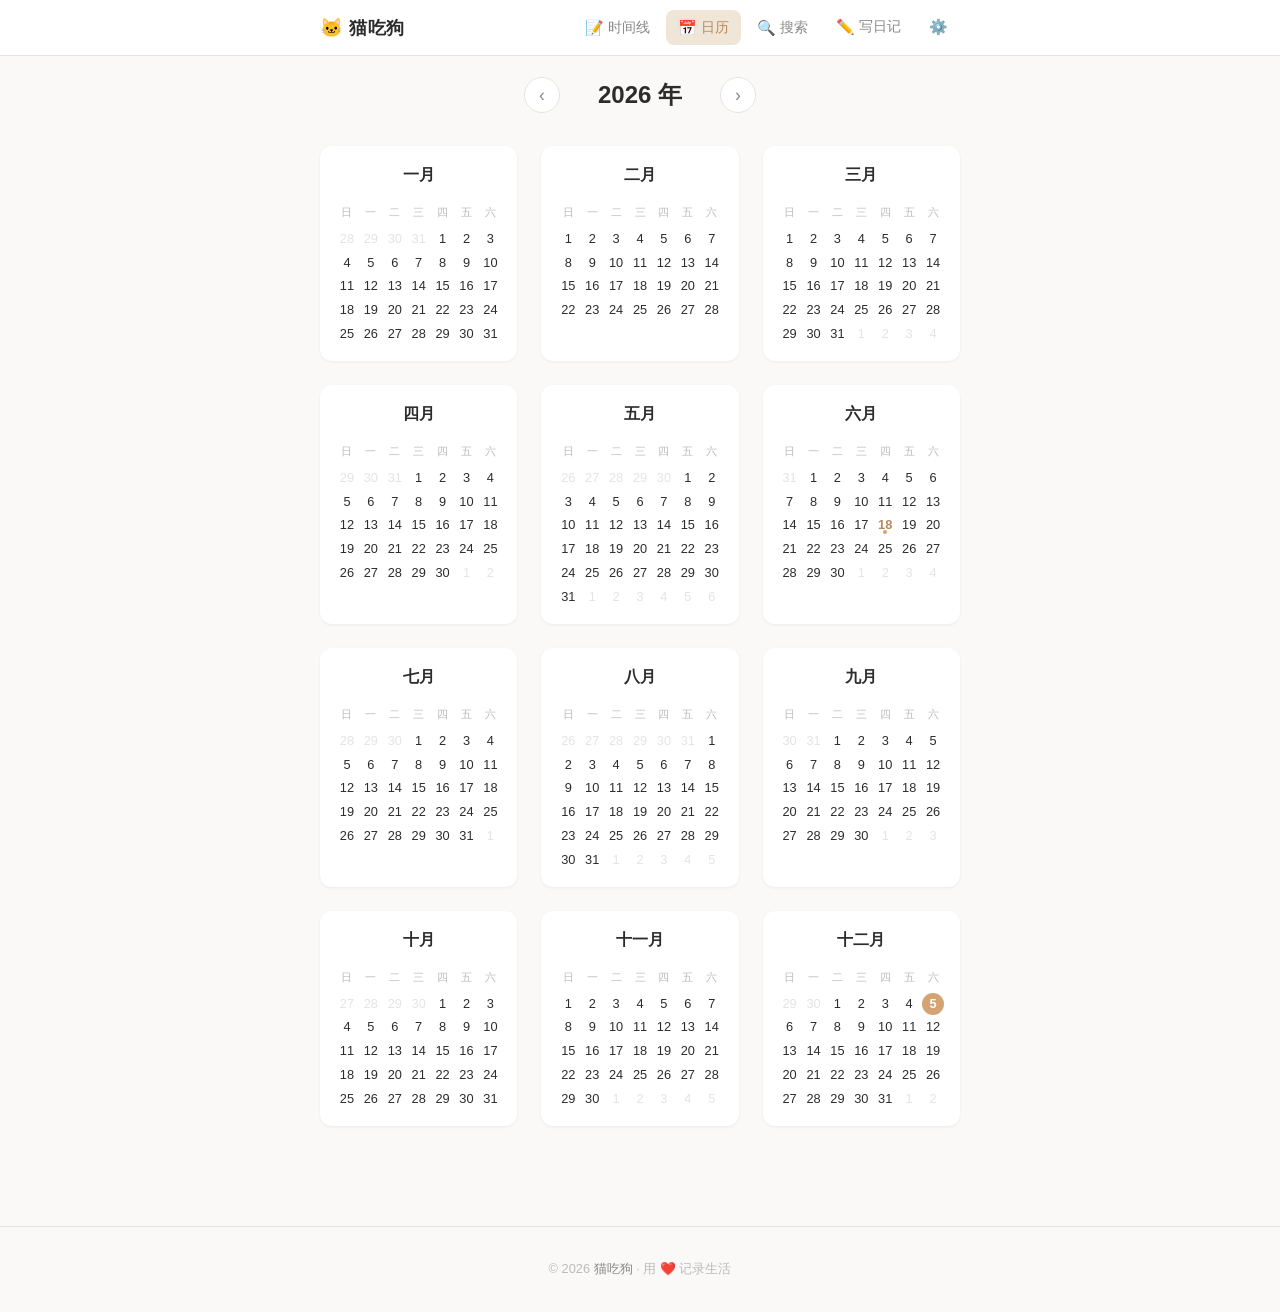
<file: calendar.html>
<!doctype html>
<html lang="zh-CN">
  <head>
    <meta charset="UTF-8" />
    <meta name="viewport" content="width=device-width, initial-scale=1.0" />
    <meta name="description" content="猫吃狗 - 日记日历" />
    <meta property="og:title" content="猫吃狗 - 日历" />
    <meta property="og:description" content="通过日历查阅日记" />
    <title>猫吃狗 - 日历</title>
    <link rel="stylesheet" href="css/style.css" />
    <link
      rel="icon"
      href="data:image/svg+xml,<svg xmlns='http://www.w3.org/2000/svg' viewBox='0 0 100 100'><text y='.9em' font-size='90'>🐱</text></svg>"
    />
  </head>
  <body>
    <!-- 顶部导航 -->
    <header class="site-header">
      <div class="header-inner">
        <div class="site-title">
          <a href="index.html">🐱 猫吃狗</a>
        </div>
        <nav class="site-nav">
          <a href="index.html" class="nav-btn">
            <span class="icon">📝</span> 时间线
          </a>
          <a href="calendar.html" class="nav-btn active">
            <span class="icon">📅</span> 日历
          </a>
          <a href="search.html" class="nav-btn">
            <span class="icon">🔍</span> 搜索
          </a>
          <button class="nav-btn" onclick="Admin.openEditor()" title="写新日记">
            <span class="icon">✏️</span> 写日记
          </button>
          <button
            class="nav-btn"
            onclick="Admin.showSettings()"
            title="GitHub 设置"
          >
            <span class="icon">⚙️</span>
          </button>
        </nav>
      </div>
    </header>

    <!-- 主内容 -->
    <main class="main-content calendar-page">
      <!-- 年视图 -->
      <div id="calendarContainer"></div>

      <!-- 月份详情（点击日期后展开） -->
      <div id="monthDetail" class="month-view"></div>
    </main>

    <!-- 页脚 -->
    <footer class="site-footer">
      <p>
        © <span id="footerYear"></span> <a href="index.html">猫吃狗</a> · 用 ❤️
        记录生活
      </p>
    </footer>

    <!-- 回到顶部 -->
    <button id="backToTop" class="back-to-top" title="回到顶部">↑</button>

    <!-- 脚本 -->
    <script src="js/config.js"></script>
    <script src="data/posts.js"></script>
    <script src="js/data.js"></script>
    <script src="js/calendar.js"></script>
    <script src="js/admin.js"></script>
    <script>
      document.addEventListener("DOMContentLoaded", () => {
        document.getElementById("footerYear").textContent =
          new Date().getFullYear();

        Admin.init();
        CalendarApp.init("calendarContainer", "monthDetail");

        // 回到顶部
        const backToTop = document.getElementById("backToTop");
        window.addEventListener("scroll", () => {
          if (window.scrollY > 400) {
            backToTop.classList.add("visible");
          } else {
            backToTop.classList.remove("visible");
          }
        });
        backToTop.addEventListener("click", () => {
          window.scrollTo({ top: 0, behavior: "smooth" });
        });
      });
    </script>
  </body>
</html>
</file>
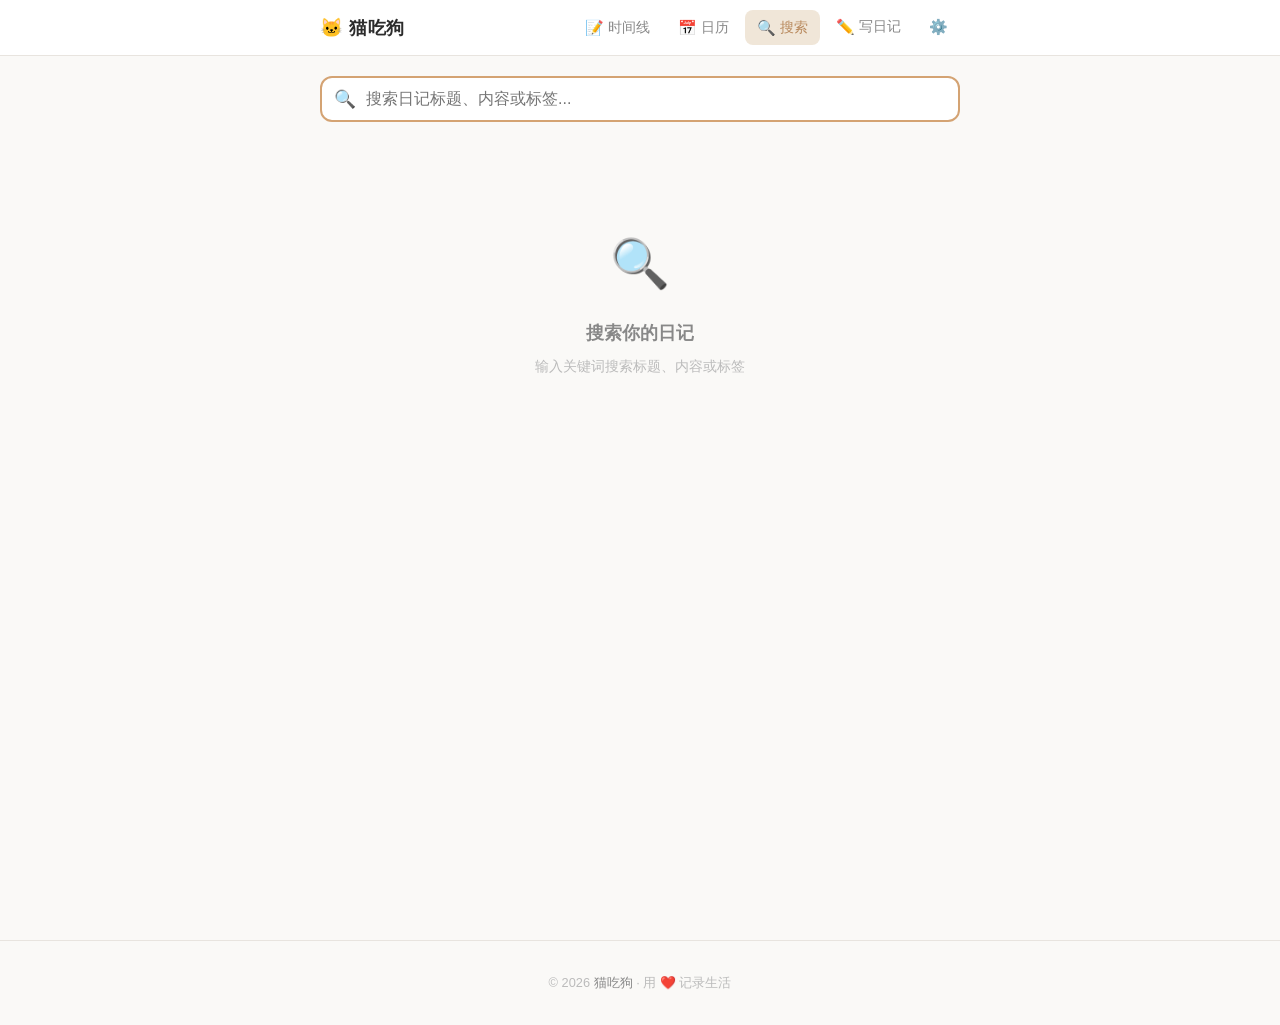
<file: search.html>
<!doctype html>
<html lang="zh-CN">
  <head>
    <meta charset="UTF-8" />
    <meta name="viewport" content="width=device-width, initial-scale=1.0" />
    <meta name="description" content="猫吃狗 - 搜索日记" />
    <meta property="og:title" content="猫吃狗 - 搜索" />
    <meta property="og:description" content="搜索日记内容" />
    <title>猫吃狗 - 搜索</title>
    <link rel="stylesheet" href="css/style.css" />
    <link
      rel="icon"
      href="data:image/svg+xml,<svg xmlns='http://www.w3.org/2000/svg' viewBox='0 0 100 100'><text y='.9em' font-size='90'>🐱</text></svg>"
    />
  </head>
  <body>
    <!-- 顶部导航 -->
    <header class="site-header">
      <div class="header-inner">
        <div class="site-title">
          <a href="index.html">🐱 猫吃狗</a>
        </div>
        <nav class="site-nav">
          <a href="index.html" class="nav-btn">
            <span class="icon">📝</span> 时间线
          </a>
          <a href="calendar.html" class="nav-btn">
            <span class="icon">📅</span> 日历
          </a>
          <a href="search.html" class="nav-btn active">
            <span class="icon">🔍</span> 搜索
          </a>
          <button class="nav-btn" onclick="Admin.openEditor()" title="写新日记">
            <span class="icon">✏️</span> 写日记
          </button>
          <button
            class="nav-btn"
            onclick="Admin.showSettings()"
            title="GitHub 设置"
          >
            <span class="icon">⚙️</span>
          </button>
        </nav>
      </div>
    </header>

    <!-- 主内容 -->
    <main class="main-content search-page">
      <!-- 搜索框 -->
      <div class="search-box">
        <span class="search-icon">🔍</span>
        <input
          type="text"
          id="searchInput"
          placeholder="搜索日记标题、内容或标签..."
          autofocus
        />
        <button class="clear-btn" id="clearBtn">✕</button>
      </div>

      <!-- 搜索信息 -->
      <div id="searchInfo" class="search-info"></div>

      <!-- 搜索结果 -->
      <div id="searchResults" class="search-results"></div>
    </main>

    <!-- 页脚 -->
    <footer class="site-footer">
      <p>
        © <span id="footerYear"></span> <a href="index.html">猫吃狗</a> · 用 ❤️
        记录生活
      </p>
    </footer>

    <!-- 脚本 -->
    <script src="js/config.js"></script>
    <script src="data/posts.js"></script>
    <script src="js/data.js"></script>
    <script src="js/search.js"></script>
    <script src="js/admin.js"></script>
    <script>
      document.addEventListener("DOMContentLoaded", () => {
        document.getElementById("footerYear").textContent =
          new Date().getFullYear();
        Admin.init();
        SearchApp.init(
          "searchInput",
          "searchResults",
          "searchInfo",
          "clearBtn",
        );
      });
    </script>
  </body>
</html>
</file>
<file: css/style.css>
/* ========================================
   cateatdog - 个人日记静态网站
   样式表
   ======================================== */

/* === CSS Variables / 主题变量 === */
:root {
  --color-bg: #faf9f7;
  --color-bg-card: #ffffff;
  --color-bg-hover: #f5f3f0;
  --color-text-primary: #2c2c2c;
  --color-text-secondary: #888888;
  --color-text-muted: #bbbbbb;
  --color-accent: #d4a373;
  --color-accent-light: #f0e6d8;
  --color-accent-dark: #b8895c;
  --color-border: #e8e4df;
  --color-tag-bg: #f0e6d8;
  --color-tag-text: #8b6f4e;
  --color-calendar-today: #d4a373;
  --color-calendar-has-post: #f0e6d8;
  --color-nav-bg: #ffffff;
  --color-shadow: rgba(0, 0, 0, 0.06);
  --font-sans:
    -apple-system, BlinkMacSystemFont, "Segoe UI", "PingFang SC",
    "Hiragino Sans GB", "Microsoft YaHei", "Helvetica Neue", Helvetica, Arial,
    sans-serif;
  --font-serif: "Georgia", "Noto Serif SC", "Source Han Serif SC", serif;
  --radius-sm: 8px;
  --radius-md: 12px;
  --radius-lg: 16px;
  --max-width: 680px;
  --header-height: 56px;
}

/* === Reset === */
*,
*::before,
*::after {
  margin: 0;
  padding: 0;
  box-sizing: border-box;
}

html {
  scroll-behavior: smooth;
  font-size: 16px;
}

body {
  font-family: var(--font-sans);
  background-color: var(--color-bg);
  color: var(--color-text-primary);
  line-height: 1.6;
  -webkit-font-smoothing: antialiased;
  -moz-osx-font-smoothing: grayscale;
}

a {
  color: var(--color-accent-dark);
  text-decoration: none;
  transition: color 0.2s;
}

a:hover {
  color: var(--color-accent);
}

img {
  max-width: 100%;
  height: auto;
  border-radius: var(--radius-sm);
}

ul {
  list-style: none;
}

/* === Header / 顶部导航 === */
.site-header {
  position: fixed;
  top: 0;
  left: 0;
  right: 0;
  height: var(--header-height);
  background: var(--color-nav-bg);
  border-bottom: 1px solid var(--color-border);
  z-index: 100;
  display: flex;
  align-items: center;
  justify-content: center;
  backdrop-filter: blur(12px);
  -webkit-backdrop-filter: blur(12px);
  background: rgba(255, 255, 255, 0.92);
}

.header-inner {
  width: 100%;
  max-width: var(--max-width);
  display: flex;
  align-items: center;
  justify-content: space-between;
  padding: 0 20px;
}

.site-title {
  font-size: 1.15rem;
  font-weight: 700;
  color: var(--color-text-primary);
  letter-spacing: 0.5px;
}

.site-title a {
  color: inherit;
}

.site-nav {
  display: flex;
  gap: 4px;
}

.nav-btn {
  display: inline-flex;
  align-items: center;
  gap: 4px;
  padding: 6px 12px;
  border: none;
  background: transparent;
  color: var(--color-text-secondary);
  font-size: 0.85rem;
  font-family: var(--font-sans);
  cursor: pointer;
  border-radius: var(--radius-sm);
  transition: all 0.2s;
  text-decoration: none;
}

.nav-btn:hover {
  background: var(--color-bg-hover);
  color: var(--color-text-primary);
}

.nav-btn.active {
  color: var(--color-accent-dark);
  background: var(--color-accent-light);
}

.nav-btn .icon {
  font-size: 1.1em;
}

/* === Main Content / 主内容区 === */
.main-content {
  max-width: var(--max-width);
  margin: 0 auto;
  padding: calc(var(--header-height) + 20px) 20px 60px;
  min-height: 100vh;
}

/* === Timeline / 时间线（朋友圈风格） === */
.timeline {
  display: flex;
  flex-direction: column;
  gap: 16px;
}

.timeline-date-divider {
  display: flex;
  align-items: center;
  gap: 12px;
  padding: 20px 0 8px;
  color: var(--color-text-secondary);
  font-size: 0.85rem;
  font-weight: 500;
}

.timeline-date-divider::after {
  content: "";
  flex: 1;
  height: 1px;
  background: var(--color-border);
}

.post-card {
  background: var(--color-bg-card);
  border-radius: var(--radius-md);
  padding: 20px;
  box-shadow: 0 1px 3px var(--color-shadow);
  transition:
    box-shadow 0.2s,
    transform 0.2s;
  cursor: pointer;
}

.post-card:hover {
  box-shadow: 0 4px 12px var(--color-shadow);
  transform: translateY(-1px);
}

.post-card-header {
  display: flex;
  align-items: center;
  gap: 12px;
  margin-bottom: 12px;
}

.post-card-avatar {
  width: 40px;
  height: 40px;
  border-radius: 50%;
  background: var(--color-accent-light);
  display: flex;
  align-items: center;
  justify-content: center;
  font-size: 1.2rem;
  color: var(--color-accent-dark);
  flex-shrink: 0;
}

.post-card-author {
  font-weight: 600;
  font-size: 0.95rem;
}

.post-card-time {
  font-size: 0.75rem;
  color: var(--color-text-muted);
  margin-top: 2px;
}

.post-card-tags {
  display: flex;
  flex-wrap: wrap;
  gap: 6px;
  margin-bottom: 10px;
}

.tag {
  display: inline-block;
  padding: 2px 10px;
  font-size: 0.75rem;
  border-radius: 12px;
  background: var(--color-tag-bg);
  color: var(--color-tag-text);
  cursor: pointer;
  transition: all 0.2s;
}

.tag:hover {
  background: var(--color-accent);
  color: #fff;
}

.post-card-title {
  font-size: 1.05rem;
  font-weight: 600;
  margin-bottom: 8px;
  line-height: 1.4;
}

.post-card-preview {
  font-size: 0.92rem;
  color: var(--color-text-secondary);
  line-height: 1.7;
  margin-bottom: 12px;
  display: -webkit-box;
  -webkit-line-clamp: 3;
  -webkit-box-orient: vertical;
  overflow: hidden;
}

.post-card-images {
  display: grid;
  grid-template-columns: repeat(3, 1fr);
  gap: 4px;
  border-radius: var(--radius-sm);
  overflow: hidden;
  margin-bottom: 4px;
}

.post-card-images.single {
  grid-template-columns: 1fr;
  max-width: 60%;
}

.post-card-images.two {
  grid-template-columns: 1fr 1fr;
}

.post-card-images img {
  width: 100%;
  aspect-ratio: 1;
  object-fit: cover;
  border-radius: 2px;
  cursor: pointer;
  transition: opacity 0.2s;
}

.post-card-images img:hover {
  opacity: 0.85;
}

.post-card-footer {
  display: flex;
  align-items: center;
  justify-content: space-between;
  padding-top: 12px;
  border-top: 1px solid var(--color-border);
  font-size: 0.8rem;
  color: var(--color-text-muted);
}

.post-card-actions {
  display: flex;
  gap: 16px;
}

.post-card-action {
  display: flex;
  align-items: center;
  gap: 4px;
  cursor: pointer;
  transition: color 0.2s;
}

.post-card-action:hover {
  color: var(--color-accent-dark);
}

/* === Empty State / 空状态 === */
.empty-state {
  text-align: center;
  padding: 80px 20px;
  color: var(--color-text-muted);
}

.empty-state .empty-icon {
  font-size: 3rem;
  margin-bottom: 16px;
}

.empty-state h3 {
  font-size: 1.1rem;
  color: var(--color-text-secondary);
  margin-bottom: 8px;
}

.empty-state p {
  font-size: 0.9rem;
}

/* === Loading / 加载状态 === */
.loading {
  text-align: center;
  padding: 60px 20px;
  color: var(--color-text-muted);
}

.spinner {
  display: inline-block;
  width: 32px;
  height: 32px;
  border: 3px solid var(--color-border);
  border-top-color: var(--color-accent);
  border-radius: 50%;
  animation: spin 0.8s linear infinite;
  margin-bottom: 12px;
}

@keyframes spin {
  to {
    transform: rotate(360deg);
  }
}

/* === Single Post Page / 单篇日记 === */
.post-page {
  max-width: 720px;
  margin: 0 auto;
}

.post-page-header {
  margin-bottom: 32px;
}

.post-page-title {
  font-size: 1.6rem;
  font-weight: 700;
  line-height: 1.3;
  margin-bottom: 12px;
}

.post-page-meta {
  display: flex;
  flex-wrap: wrap;
  align-items: center;
  gap: 12px;
  color: var(--color-text-secondary);
  font-size: 0.85rem;
}

.post-page-meta .meta-item {
  display: flex;
  align-items: center;
  gap: 4px;
}

.back-link {
  display: inline-flex;
  align-items: center;
  gap: 4px;
  margin-bottom: 24px;
  font-size: 0.85rem;
  color: var(--color-text-secondary);
}

.back-link:hover {
  color: var(--color-accent-dark);
}

/* === Markdown Content / Markdown 渲染样式 === */
.markdown-content {
  font-family: var(--font-serif);
  font-size: 1.05rem;
  line-height: 1.9;
  color: var(--color-text-primary);
}

.markdown-content h1,
.markdown-content h2,
.markdown-content h3,
.markdown-content h4 {
  font-family: var(--font-sans);
  margin-top: 1.8em;
  margin-bottom: 0.6em;
  font-weight: 600;
  line-height: 1.3;
}

.markdown-content h1 {
  font-size: 1.5rem;
}
.markdown-content h2 {
  font-size: 1.3rem;
}
.markdown-content h3 {
  font-size: 1.15rem;
}

.markdown-content p {
  margin-bottom: 1em;
}

.markdown-content strong {
  font-weight: 600;
}

.markdown-content em {
  font-style: italic;
}

.markdown-content blockquote {
  border-left: 3px solid var(--color-accent);
  padding-left: 16px;
  margin: 1em 0;
  color: var(--color-text-secondary);
  font-style: italic;
}

.markdown-content ul,
.markdown-content ol {
  margin: 1em 0;
  padding-left: 1.5em;
}

.markdown-content ul {
  list-style: disc;
}
.markdown-content ol {
  list-style: decimal;
}

.markdown-content li {
  margin-bottom: 0.3em;
}

.markdown-content code {
  font-family: "SF Mono", "Fira Code", "Consolas", monospace;
  font-size: 0.9em;
  background: var(--color-bg-hover);
  padding: 2px 6px;
  border-radius: 4px;
}

.markdown-content pre {
  background: #2d2d2d;
  color: #e0e0e0;
  padding: 16px;
  border-radius: var(--radius-sm);
  overflow-x: auto;
  margin: 1em 0;
}

.markdown-content pre code {
  background: transparent;
  padding: 0;
  color: inherit;
}

.markdown-content img {
  margin: 1em 0;
  border-radius: var(--radius-sm);
}

.markdown-content hr {
  border: none;
  border-top: 1px solid var(--color-border);
  margin: 2em 0;
}

.markdown-content table {
  width: 100%;
  border-collapse: collapse;
  margin: 1em 0;
}

.markdown-content th,
.markdown-content td {
  border: 1px solid var(--color-border);
  padding: 8px 12px;
  text-align: left;
}

.markdown-content th {
  background: var(--color-bg-hover);
  font-weight: 600;
}

/* === Calendar / 日历 === */
.calendar-page {
  max-width: var(--max-width);
  margin: 0 auto;
}

/* Year view */
.year-view-header {
  display: flex;
  align-items: center;
  justify-content: center;
  gap: 20px;
  margin-bottom: 32px;
}

.year-view-header h2 {
  font-size: 1.5rem;
  font-weight: 700;
  min-width: 120px;
  text-align: center;
}

.nav-arrow {
  display: inline-flex;
  align-items: center;
  justify-content: center;
  width: 36px;
  height: 36px;
  border: 1px solid var(--color-border);
  border-radius: 50%;
  background: var(--color-bg-card);
  cursor: pointer;
  font-size: 1.1rem;
  color: var(--color-text-secondary);
  transition: all 0.2s;
}

.nav-arrow:hover {
  background: var(--color-bg-hover);
  color: var(--color-text-primary);
}

.year-grid {
  display: grid;
  grid-template-columns: repeat(3, 1fr);
  gap: 24px;
}

.month-card {
  background: var(--color-bg-card);
  border-radius: var(--radius-md);
  padding: 16px;
  box-shadow: 0 1px 3px var(--color-shadow);
}

.month-card-title {
  font-size: 1rem;
  font-weight: 600;
  text-align: center;
  margin-bottom: 12px;
  color: var(--color-text-primary);
}

.calendar-grid {
  display: grid;
  grid-template-columns: repeat(7, 1fr);
  gap: 2px;
  text-align: center;
}

.calendar-weekday {
  font-size: 0.7rem;
  color: var(--color-text-muted);
  padding: 4px 0;
  font-weight: 500;
}

.calendar-day {
  aspect-ratio: 1;
  display: flex;
  align-items: center;
  justify-content: center;
  font-size: 0.8rem;
  border-radius: 50%;
  cursor: pointer;
  transition: all 0.2s;
  position: relative;
}

.calendar-day:hover {
  background: var(--color-bg-hover);
}

.calendar-day.other-month {
  color: var(--color-text-muted);
  opacity: 0.4;
}

.calendar-day.today {
  background: var(--color-calendar-today);
  color: #fff;
  font-weight: 600;
}

.calendar-day.has-post {
  font-weight: 600;
  color: var(--color-accent-dark);
}

.calendar-day.has-post::after {
  content: "";
  position: absolute;
  bottom: 3px;
  left: 50%;
  transform: translateX(-50%);
  width: 4px;
  height: 4px;
  border-radius: 50%;
  background: var(--color-accent);
}

.calendar-day.today.has-post::after {
  background: #fff;
}

/* Month view (zoomed in) */
.month-view {
  display: none;
  background: var(--color-bg-card);
  border-radius: var(--radius-md);
  padding: 24px;
  box-shadow: 0 1px 3px var(--color-shadow);
  margin-top: 24px;
}

.month-view.active {
  display: block;
}

.month-view-header {
  display: flex;
  align-items: center;
  justify-content: center;
  gap: 20px;
  margin-bottom: 20px;
}

.month-view-header h3 {
  font-size: 1.2rem;
  font-weight: 600;
  min-width: 140px;
  text-align: center;
}

.month-view .calendar-grid {
  gap: 4px;
}

.month-view .calendar-day {
  font-size: 0.9rem;
  aspect-ratio: 1;
}

.month-view .calendar-weekday {
  font-size: 0.8rem;
  padding: 8px 0;
}

/* Post list for selected date */
.day-posts {
  margin-top: 24px;
  padding-top: 20px;
  border-top: 1px solid var(--color-border);
}

.day-posts-title {
  font-size: 0.9rem;
  color: var(--color-text-secondary);
  margin-bottom: 12px;
}

.day-posts-list {
  display: flex;
  flex-direction: column;
  gap: 8px;
}

.day-post-item {
  display: flex;
  align-items: center;
  gap: 12px;
  padding: 10px 14px;
  background: var(--color-bg);
  border-radius: var(--radius-sm);
  cursor: pointer;
  transition: background 0.2s;
}

.day-post-item:hover {
  background: var(--color-bg-hover);
}

.day-post-item .post-time {
  font-size: 0.8rem;
  color: var(--color-text-muted);
  flex-shrink: 0;
}

.day-post-item .post-title {
  font-size: 0.9rem;
  font-weight: 500;
}

/* === Search / 搜索 === */
.search-page {
  max-width: var(--max-width);
  margin: 0 auto;
}

.search-box {
  position: relative;
  margin-bottom: 24px;
}

.search-box input {
  width: 100%;
  padding: 12px 16px 12px 44px;
  border: 2px solid var(--color-border);
  border-radius: var(--radius-md);
  font-size: 1rem;
  font-family: var(--font-sans);
  background: var(--color-bg-card);
  transition: border-color 0.2s;
  outline: none;
}

.search-box input:focus {
  border-color: var(--color-accent);
}

.search-box .search-icon {
  position: absolute;
  left: 14px;
  top: 50%;
  transform: translateY(-50%);
  font-size: 1.1rem;
  color: var(--color-text-muted);
}

.search-box .clear-btn {
  position: absolute;
  right: 12px;
  top: 50%;
  transform: translateY(-50%);
  border: none;
  background: none;
  cursor: pointer;
  font-size: 1.1rem;
  color: var(--color-text-muted);
  display: none;
}

.search-box .clear-btn.visible {
  display: block;
}

.search-info {
  font-size: 0.85rem;
  color: var(--color-text-secondary);
  margin-bottom: 16px;
}

.search-results {
  display: flex;
  flex-direction: column;
  gap: 12px;
}

.search-result-item {
  background: var(--color-bg-card);
  border-radius: var(--radius-md);
  padding: 16px 20px;
  box-shadow: 0 1px 3px var(--color-shadow);
  cursor: pointer;
  transition: box-shadow 0.2s;
}

.search-result-item:hover {
  box-shadow: 0 4px 12px var(--color-shadow);
}

.search-result-item .result-title {
  font-size: 1rem;
  font-weight: 600;
  margin-bottom: 6px;
  color: var(--color-text-primary);
}

.search-result-item .result-date {
  font-size: 0.8rem;
  color: var(--color-text-muted);
  margin-bottom: 6px;
}

.search-result-item .result-preview {
  font-size: 0.9rem;
  color: var(--color-text-secondary);
  line-height: 1.5;
}

.search-result-item .result-preview .highlight {
  background: #fff3cd;
  padding: 0 2px;
  border-radius: 2px;
}

.search-result-item .result-tags {
  display: flex;
  gap: 6px;
  margin-top: 8px;
}

/* === Tags Filter / 标签筛选 === */
.tags-filter {
  display: flex;
  flex-wrap: wrap;
  gap: 8px;
  margin-bottom: 20px;
  padding-bottom: 16px;
  border-bottom: 1px solid var(--color-border);
}

.tag-filter-btn {
  padding: 4px 14px;
  border: 1px solid var(--color-border);
  border-radius: 16px;
  background: transparent;
  font-size: 0.8rem;
  font-family: var(--font-sans);
  color: var(--color-text-secondary);
  cursor: pointer;
  transition: all 0.2s;
}

.tag-filter-btn:hover {
  border-color: var(--color-accent);
  color: var(--color-accent-dark);
}

.tag-filter-btn.active {
  background: var(--color-accent);
  color: #fff;
  border-color: var(--color-accent);
}

/* === Image Viewer / 图片查看器 === */
.image-viewer {
  display: none;
  position: fixed;
  inset: 0;
  background: rgba(0, 0, 0, 0.9);
  z-index: 200;
  align-items: center;
  justify-content: center;
  cursor: pointer;
}

.image-viewer.active {
  display: flex;
}

.image-viewer img {
  max-width: 90vw;
  max-height: 90vh;
  object-fit: contain;
  border-radius: 4px;
}

.image-viewer .close-btn {
  position: absolute;
  top: 20px;
  right: 20px;
  width: 40px;
  height: 40px;
  border-radius: 50%;
  border: none;
  background: rgba(255, 255, 255, 0.15);
  color: #fff;
  font-size: 1.5rem;
  cursor: pointer;
  display: flex;
  align-items: center;
  justify-content: center;
  transition: background 0.2s;
}

.image-viewer .close-btn:hover {
  background: rgba(255, 255, 255, 0.3);
}

/* === Back to Top / 回到顶部 === */
.back-to-top {
  position: fixed;
  bottom: 30px;
  right: 30px;
  width: 40px;
  height: 40px;
  border-radius: 50%;
  border: 1px solid var(--color-border);
  background: var(--color-bg-card);
  color: var(--color-text-secondary);
  font-size: 1.2rem;
  cursor: pointer;
  display: none;
  align-items: center;
  justify-content: center;
  box-shadow: 0 2px 8px var(--color-shadow);
  transition: all 0.2s;
  z-index: 50;
}

.back-to-top.visible {
  display: flex;
}

.back-to-top:hover {
  background: var(--color-accent);
  color: #fff;
  border-color: var(--color-accent);
}

/* === Footer / 页脚 === */
.site-footer {
  text-align: center;
  padding: 32px 20px;
  color: var(--color-text-muted);
  font-size: 0.8rem;
  border-top: 1px solid var(--color-border);
  margin-top: 40px;
}

.site-footer a {
  color: var(--color-text-secondary);
}

/* === Toast / 提示消息 === */
.toast {
  position: fixed;
  bottom: 30px;
  left: 50%;
  transform: translateX(-50%) translateY(100px);
  background: var(--color-text-primary);
  color: #fff;
  padding: 10px 24px;
  border-radius: var(--radius-sm);
  font-size: 0.85rem;
  opacity: 0;
  transition: all 0.3s;
  z-index: 300;
  white-space: nowrap;
}

.toast.show {
  opacity: 1;
  transform: translateX(-50%) translateY(0);
}

/* === Responsive / 响应式 === */
@media (max-width: 768px) {
  .year-grid {
    grid-template-columns: repeat(2, 1fr);
    gap: 16px;
  }

  .post-card-images.single {
    max-width: 80%;
  }

  .post-page-title {
    font-size: 1.3rem;
  }
}

@media (max-width: 480px) {
  .year-grid {
    grid-template-columns: 1fr;
    gap: 12px;
  }

  .header-inner {
    padding: 0 12px;
  }

  .site-title {
    font-size: 1rem;
  }

  .nav-btn {
    padding: 6px 8px;
    font-size: 0.8rem;
  }

  .post-card {
    padding: 16px;
  }

  .post-card-images.single {
    max-width: 100%;
  }

  .post-page-title {
    font-size: 1.15rem;
  }

  .markdown-content {
    font-size: 1rem;
  }

  .main-content {
    padding-left: 12px;
    padding-right: 12px;
  }
}

/* === Print / 打印样式 === */
@media print {
  .site-header,
  .back-to-top,
  .post-card-actions {
    display: none !important;
  }

  .main-content {
    padding-top: 20px;
  }

  .post-card {
    box-shadow: none;
    border: 1px solid var(--color-border);
    break-inside: avoid;
  }
}

/* ========================================
   Admin - 模态框 / 编辑器 / 设置
   ======================================== */

/* Modal overlay */
.modal-overlay {
  display: none;
  position: fixed;
  inset: 0;
  background: rgba(0, 0, 0, 0.5);
  z-index: 500;
  align-items: center;
  justify-content: center;
  padding: 20px;
  overflow-y: auto;
  backdrop-filter: blur(4px);
  -webkit-backdrop-filter: blur(4px);
}

.modal-overlay.active {
  display: flex;
}

.modal-dialog {
  background: var(--color-bg-card);
  border-radius: var(--radius-lg);
  box-shadow: 0 20px 60px rgba(0, 0, 0, 0.15);
  width: 100%;
  max-width: 640px;
  max-height: 90vh;
  display: flex;
  flex-direction: column;
  animation: modalSlideIn 0.25s ease;
}

@keyframes modalSlideIn {
  from {
    opacity: 0;
    transform: translateY(20px) scale(0.97);
  }
  to {
    opacity: 1;
    transform: translateY(0) scale(1);
  }
}

.modal-header {
  display: flex;
  align-items: center;
  justify-content: space-between;
  padding: 20px 24px;
  border-bottom: 1px solid var(--color-border);
}

.modal-header h3 {
  font-size: 1.1rem;
  font-weight: 600;
}

.modal-close {
  width: 32px;
  height: 32px;
  border: none;
  background: transparent;
  font-size: 1.2rem;
  cursor: pointer;
  border-radius: 50%;
  display: flex;
  align-items: center;
  justify-content: center;
  color: var(--color-text-secondary);
  transition: all 0.2s;
}

.modal-close:hover {
  background: var(--color-bg-hover);
  color: var(--color-text-primary);
}

.modal-body {
  padding: 24px;
  overflow-y: auto;
  flex: 1;
}

.modal-footer {
  display: flex;
  align-items: center;
  justify-content: flex-end;
  gap: 8px;
  padding: 16px 24px;
  border-top: 1px solid var(--color-border);
}

/* Buttons */
.btn {
  display: inline-flex;
  align-items: center;
  gap: 4px;
  padding: 8px 20px;
  border: none;
  border-radius: var(--radius-sm);
  font-size: 0.9rem;
  font-family: var(--font-sans);
  cursor: pointer;
  transition: all 0.2s;
  font-weight: 500;
}

.btn-primary {
  background: var(--color-accent);
  color: #fff;
}

.btn-primary:hover {
  background: var(--color-accent-dark);
}

.btn-secondary {
  background: var(--color-bg-hover);
  color: var(--color-text-secondary);
}

.btn-secondary:hover {
  background: var(--color-border);
  color: var(--color-text-primary);
}

.btn-danger {
  background: #e74c3c;
  color: #fff;
}

.btn-danger:hover {
  background: #c0392b;
}

.btn-sm {
  padding: 4px 12px;
  font-size: 0.8rem;
}

.btn-upload {
  background: var(--color-accent-light);
  color: var(--color-accent-dark);
  margin-left: 8px;
}

.btn-upload:hover {
  background: var(--color-accent);
  color: #fff;
}

/* Form */
.form-group {
  margin-bottom: 16px;
}

.form-group label {
  display: block;
  font-size: 0.85rem;
  font-weight: 500;
  color: var(--color-text-secondary);
  margin-bottom: 6px;
}

.form-group input[type="text"],
.form-group input[type="password"],
.form-group input[type="date"],
.form-group textarea {
  width: 100%;
  padding: 10px 14px;
  border: 2px solid var(--color-border);
  border-radius: var(--radius-sm);
  font-size: 0.95rem;
  font-family: var(--font-sans);
  background: var(--color-bg);
  transition: border-color 0.2s;
  outline: none;
  color: var(--color-text-primary);
}

.form-group input:focus,
.form-group textarea:focus {
  border-color: var(--color-accent);
  background: var(--color-bg-card);
}

.form-group textarea {
  resize: vertical;
  min-height: 100px;
  line-height: 1.6;
}

.form-row {
  display: flex;
  gap: 12px;
}

.flex-grow {
  flex: 1;
}

.form-group-date {
  flex-shrink: 0;
  width: 170px;
}

/* Settings dialog */
.settings-dialog {
  max-width: 480px;
}

.settings-help {
  font-size: 0.85rem;
  color: var(--color-text-secondary);
  margin-bottom: 20px;
  line-height: 1.6;
}

.settings-help a {
  color: var(--color-accent-dark);
  text-decoration: underline;
}

/* Editor dialog */
.editor-dialog {
  max-width: 720px;
}

.editor-body {
  max-height: 60vh;
}

.editor-preview-toggle {
  margin-top: 12px;
}

.editor-preview-toggle summary {
  cursor: pointer;
  font-size: 0.85rem;
  color: var(--color-text-secondary);
  padding: 4px 0;
}

.editor-preview {
  margin-top: 12px;
  padding: 16px;
  background: var(--color-bg);
  border-radius: var(--radius-sm);
  border: 1px solid var(--color-border);
  max-height: 400px;
  overflow-y: auto;
}

/* Admin toast */
.admin-toast {
  position: fixed;
  bottom: 30px;
  left: 50%;
  transform: translateX(-50%) translateY(100px);
  background: var(--color-text-primary);
  color: #fff;
  padding: 12px 28px;
  border-radius: var(--radius-sm);
  font-size: 0.9rem;
  opacity: 0;
  transition: all 0.3s ease;
  z-index: 1000;
  white-space: nowrap;
  max-width: 90vw;
  overflow: hidden;
  text-overflow: ellipsis;
  box-shadow: 0 4px 12px rgba(0, 0, 0, 0.2);
}

.admin-toast.show {
  opacity: 1;
  transform: translateX(-50%) translateY(0);
}

.admin-toast.toast-error {
  background: #e74c3c;
}

.admin-toast.toast-success {
  background: #27ae60;
}

/* Post action buttons (edit/delete on detail page) */
.post-actions {
  display: flex;
  gap: 8px;
  margin-bottom: 20px;
}

.post-actions .btn {
  font-size: 0.85rem;
}

/* Responsive for admin */
@media (max-width: 600px) {
  .form-row {
    flex-direction: column;
  }

  .form-group-date {
    width: 100%;
  }

  .modal-dialog {
    max-height: 95vh;
    border-radius: var(--radius-md);
  }

  .modal-body {
    padding: 16px;
  }

  .modal-header {
    padding: 16px;
  }

  .modal-footer {
    padding: 12px 16px;
  }

  .admin-toast {
    bottom: 16px;
    font-size: 0.85rem;
    padding: 10px 20px;
  }
}
</file>
